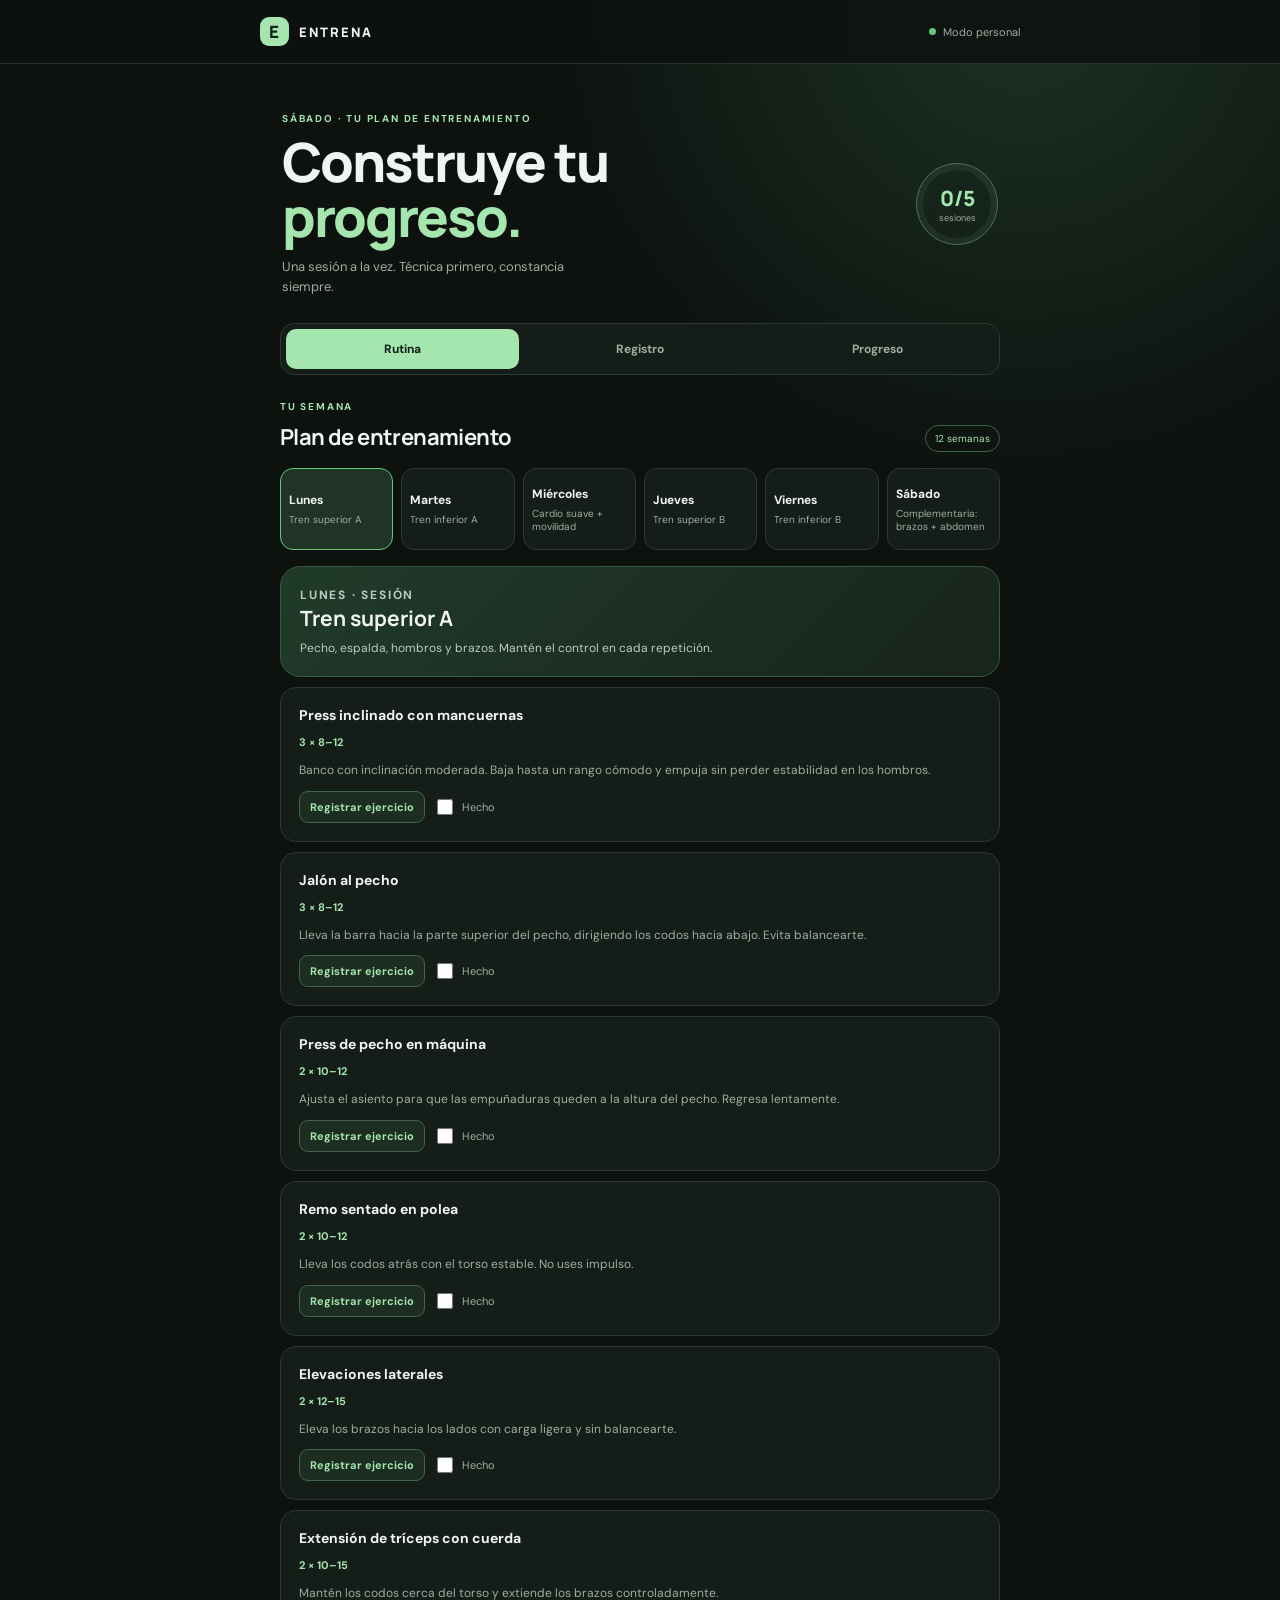
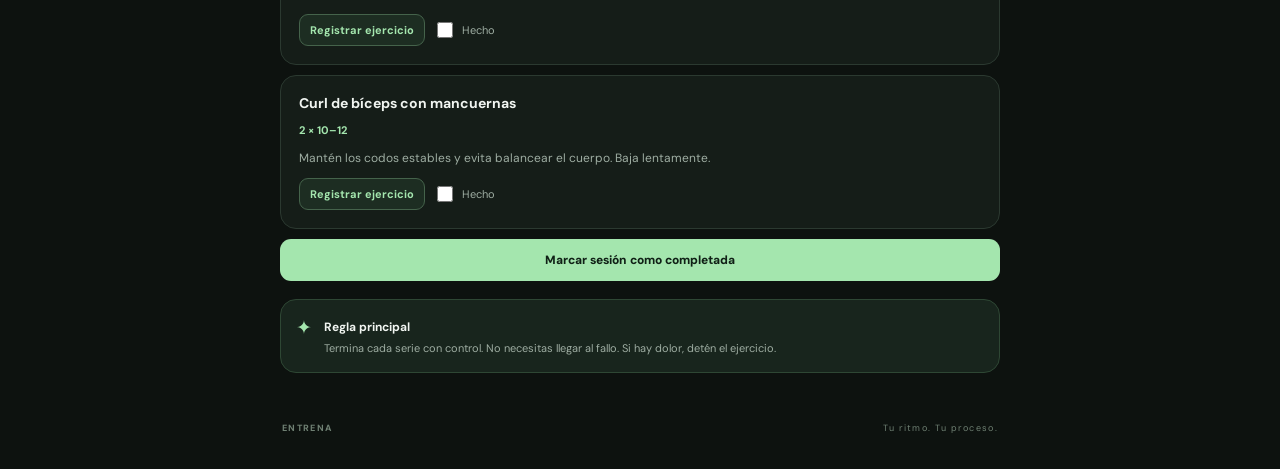
<file: index.html>
<!doctype html>
<html lang="es">
<head>
  <meta charset="utf-8">
  <meta name="viewport" content="width=device-width, initial-scale=1, viewport-fit=cover">
  <meta name="theme-color" content="#101813">
  <meta name="description" content="Tu rutina de entrenamiento, registro y progreso en un solo lugar.">
  <link rel="manifest" href="manifest.webmanifest">
  <link rel="icon" href="icon.svg" type="image/svg+xml">
  <link rel="apple-touch-icon" href="apple-touch-icon.png">
  <link rel="stylesheet" href="styles.css">
  <title>Entrena — Mi rutina</title>
</head>
<body>
  <header class="topbar">
    <a class="brand" href="#" aria-label="Entrena inicio"><span class="brand-mark">E</span><span>ENTRENA</span></a>
    <span class="offline-pill"><span class="dot"></span> Modo personal</span>
  </header>

  <main class="app-shell">
    <section class="welcome">
      <div>
        <p class="eyebrow" id="today-label">TU PLAN DE ENTRENAMIENTO</p>
        <h1>Construye tu<br><span>progreso.</span></h1>
        <p class="subcopy">Una sesión a la vez. Técnica primero, constancia siempre.</p>
      </div>
      <div class="week-ring" aria-label="Progreso semanal">
        <strong id="week-count">0/5</strong><small>sesiones</small>
      </div>
    </section>

    <nav class="tabs" aria-label="Secciones">
      <button class="tab active" data-tab="routine">Rutina</button>
      <button class="tab" data-tab="tracking">Registro</button>
      <button class="tab" data-tab="progress">Progreso</button>
    </nav>

    <section id="routine-panel" class="panel active">
      <div class="section-heading">
        <div><p class="eyebrow">TU SEMANA</p><h2>Plan de entrenamiento</h2></div>
        <span class="tag">12 semanas</span>
      </div>
      <div id="day-list" class="day-list"></div>
      <div id="session-view" class="session-view"></div>
      <aside class="coach-note">
        <span class="note-icon">✦</span>
        <div><strong>Regla principal</strong><p>Termina cada serie con control. No necesitas llegar al fallo. Si hay dolor, detén el ejercicio.</p></div>
      </aside>
    </section>

    <section id="tracking-panel" class="panel">
      <div class="section-heading"><div><p class="eyebrow">BITÁCORA</p><h2>Registrar entrenamiento</h2></div></div>
      <div class="card form-card">
        <label for="log-day">Día</label>
        <select id="log-day"></select>
        <label for="log-exercise">Ejercicio</label>
        <input id="log-exercise" list="exercise-options" placeholder="Ej. Press inclinado">
        <datalist id="exercise-options"></datalist>
        <div class="form-grid">
          <div><label for="log-load">Carga (kg)</label><input id="log-load" type="number" min="0" step="0.5" placeholder="Opcional"></div>
          <div><label for="log-reps">Repeticiones</label><input id="log-reps" placeholder="Ej. 10, 10, 9"></div>
        </div>
        <label for="log-rir">RIR aproximado</label>
        <select id="log-rir"><option value="4">4 — Podría hacer 4 más</option><option value="3" selected>3 — Podría hacer 3 más</option><option value="2">2 — Podría hacer 2 más</option><option value="1">1 — Podría hacer 1 más</option><option value="0">0 — No quedaban repeticiones</option></select>
        <label for="log-notes">Notas (opcional)</label>
        <textarea id="log-notes" rows="3" placeholder="Técnica, energía, molestias..."></textarea>
        <button id="save-log" class="primary-btn">Guardar registro</button>
        <p id="save-feedback" class="feedback" role="status"></p>
      </div>
      <div class="section-heading compact"><div><p class="eyebrow">HISTORIAL</p><h2>Últimos registros</h2></div><button id="clear-logs" class="text-btn">Borrar</button></div>
      <div id="log-list" class="log-list"></div>
    </section>

    <section id="progress-panel" class="panel">
      <div class="section-heading"><div><p class="eyebrow">CONSTANCIA</p><h2>Tu progreso</h2></div></div>
      <div class="stats-grid">
        <article class="stat-card"><span>Sesiones completadas</span><strong id="total-sessions">0</strong><small>registradas como completas</small></article>
        <article class="stat-card"><span>Ejercicios registrados</span><strong id="total-logs">0</strong><small>entradas en tu bitácora</small></article>
      </div>
      <div class="card">
        <div class="card-title-row"><h3>Esta semana</h3><span class="tag" id="week-summary">0 de 5</span></div>
        <div class="week-bars" id="week-bars"></div>
        <p class="muted small">El objetivo es mantener una rutina sostenible. Los días de descanso también cuentan.</p>
      </div>
      <div class="card timer-card">
        <p class="eyebrow">TEMPORIZADOR</p><h3>Descanso entre series</h3>
        <div class="timer-display" id="timer-display">01:30</div>
        <div class="timer-controls">
          <button class="secondary-btn" data-time="60">60 s</button>
          <button class="secondary-btn selected" data-time="90">90 s</button>
          <button class="secondary-btn" data-time="120">120 s</button>
        </div>
        <div class="timer-actions"><button id="timer-start" class="primary-btn">Iniciar</button><button id="timer-reset" class="secondary-btn">Reiniciar</button></div>
      </div>
      <div class="coach-note"><span class="note-icon">✦</span><div><strong>Recuerda</strong><p>Registra cómo te sientes. Si estás muy cansado, reduce la sesión o descansa. No entrenes para compensar un día perdido.</p></div></div>
    </section>

    <footer><span>ENTRENA</span><span>Tu ritmo. Tu proceso.</span></footer>
  </main>
  <script src="app.js"></script>
</body>
</html>
</file>
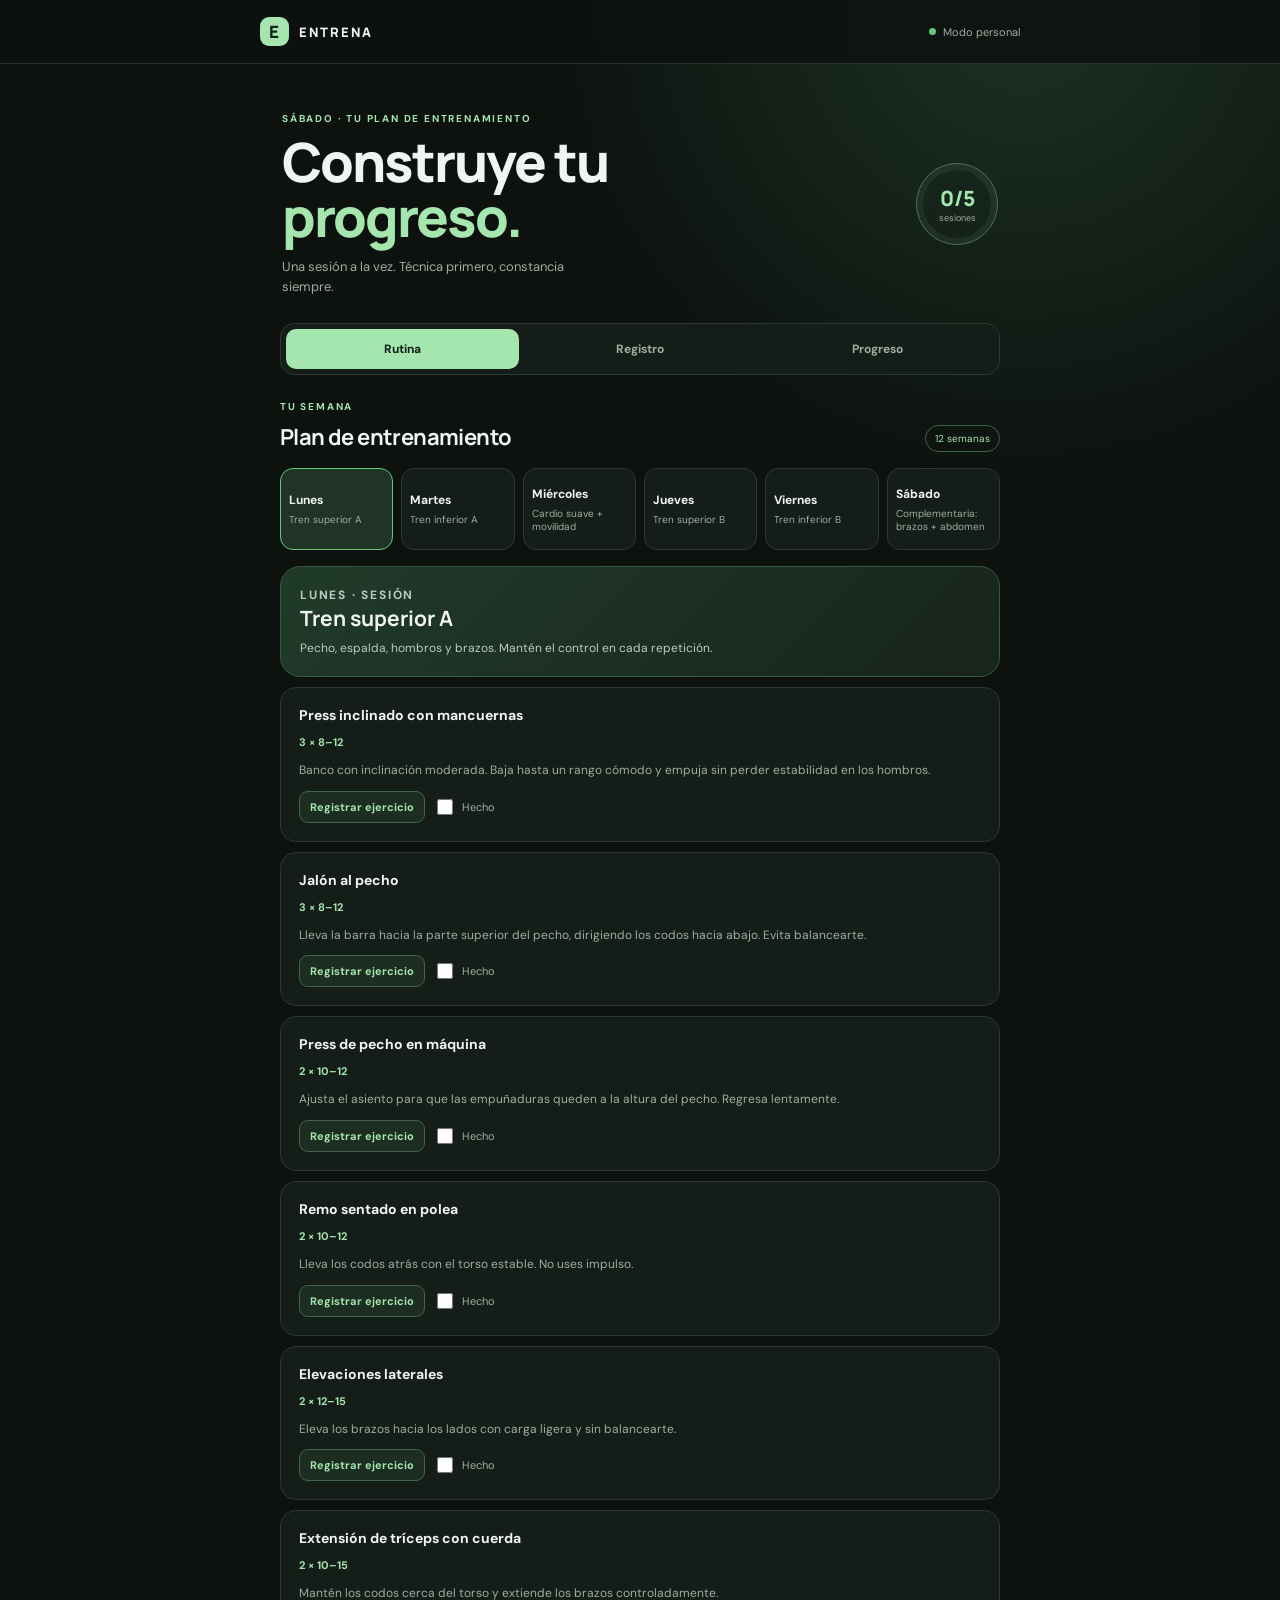
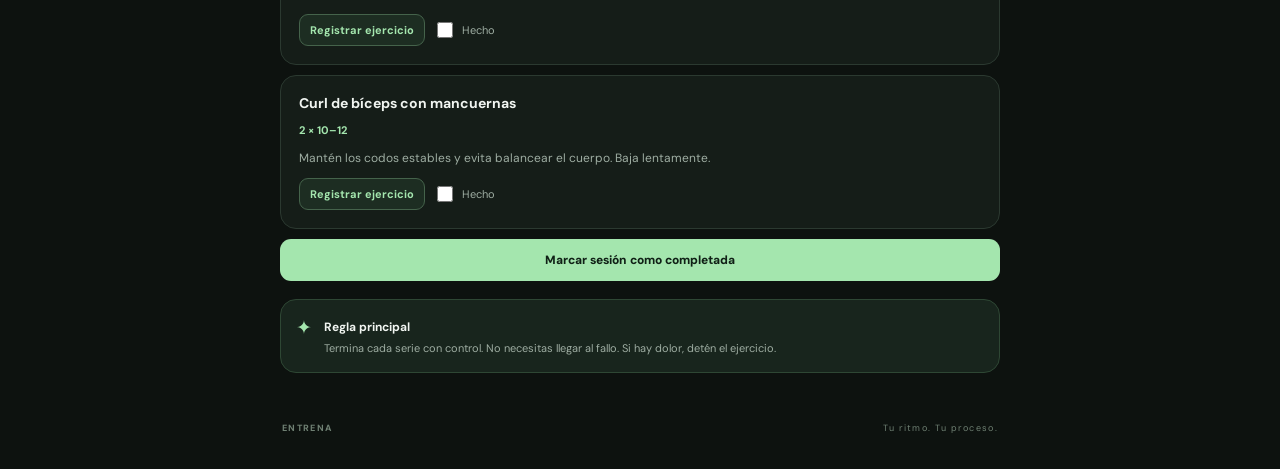
<file: entrena_app/index.html>
<!doctype html>
<html lang="es">
<head>
  <meta charset="utf-8">
  <meta name="viewport" content="width=device-width, initial-scale=1, viewport-fit=cover">
  <meta name="theme-color" content="#101813">
  <meta name="description" content="Tu rutina de entrenamiento, registro y progreso en un solo lugar.">
  <link rel="manifest" href="manifest.webmanifest">
  <link rel="icon" href="icon.svg" type="image/svg+xml">
  <link rel="apple-touch-icon" href="apple-touch-icon.png">
  <link rel="stylesheet" href="styles.css">
  <title>Entrena — Mi rutina</title>
</head>
<body>
  <header class="topbar">
    <a class="brand" href="#" aria-label="Entrena inicio"><span class="brand-mark">E</span><span>ENTRENA</span></a>
    <span class="offline-pill"><span class="dot"></span> Modo personal</span>
  </header>

  <main class="app-shell">
    <section class="welcome">
      <div>
        <p class="eyebrow" id="today-label">TU PLAN DE ENTRENAMIENTO</p>
        <h1>Construye tu<br><span>progreso.</span></h1>
        <p class="subcopy">Una sesión a la vez. Técnica primero, constancia siempre.</p>
      </div>
      <div class="week-ring" aria-label="Progreso semanal">
        <strong id="week-count">0/5</strong><small>sesiones</small>
      </div>
    </section>

    <nav class="tabs" aria-label="Secciones">
      <button class="tab active" data-tab="routine">Rutina</button>
      <button class="tab" data-tab="tracking">Registro</button>
      <button class="tab" data-tab="progress">Progreso</button>
    </nav>

    <section id="routine-panel" class="panel active">
      <div class="section-heading">
        <div><p class="eyebrow">TU SEMANA</p><h2>Plan de entrenamiento</h2></div>
        <span class="tag">12 semanas</span>
      </div>
      <div id="day-list" class="day-list"></div>
      <div id="session-view" class="session-view"></div>
      <aside class="coach-note">
        <span class="note-icon">✦</span>
        <div><strong>Regla principal</strong><p>Termina cada serie con control. No necesitas llegar al fallo. Si hay dolor, detén el ejercicio.</p></div>
      </aside>
    </section>

    <section id="tracking-panel" class="panel">
      <div class="section-heading"><div><p class="eyebrow">BITÁCORA</p><h2>Registrar entrenamiento</h2></div></div>
      <div class="card form-card">
        <label for="log-day">Día</label>
        <select id="log-day"></select>
        <label for="log-exercise">Ejercicio</label>
        <input id="log-exercise" list="exercise-options" placeholder="Ej. Press inclinado">
        <datalist id="exercise-options"></datalist>
        <div class="form-grid">
          <div><label for="log-load">Carga (kg)</label><input id="log-load" type="number" min="0" step="0.5" placeholder="Opcional"></div>
          <div><label for="log-reps">Repeticiones</label><input id="log-reps" placeholder="Ej. 10, 10, 9"></div>
        </div>
        <label for="log-rir">RIR aproximado</label>
        <select id="log-rir"><option value="4">4 — Podría hacer 4 más</option><option value="3" selected>3 — Podría hacer 3 más</option><option value="2">2 — Podría hacer 2 más</option><option value="1">1 — Podría hacer 1 más</option><option value="0">0 — No quedaban repeticiones</option></select>
        <label for="log-notes">Notas (opcional)</label>
        <textarea id="log-notes" rows="3" placeholder="Técnica, energía, molestias..."></textarea>
        <button id="save-log" class="primary-btn">Guardar registro</button>
        <p id="save-feedback" class="feedback" role="status"></p>
      </div>
      <div class="section-heading compact"><div><p class="eyebrow">HISTORIAL</p><h2>Últimos registros</h2></div><button id="clear-logs" class="text-btn">Borrar</button></div>
      <div id="log-list" class="log-list"></div>
    </section>

    <section id="progress-panel" class="panel">
      <div class="section-heading"><div><p class="eyebrow">CONSTANCIA</p><h2>Tu progreso</h2></div></div>
      <div class="stats-grid">
        <article class="stat-card"><span>Sesiones completadas</span><strong id="total-sessions">0</strong><small>registradas como completas</small></article>
        <article class="stat-card"><span>Ejercicios registrados</span><strong id="total-logs">0</strong><small>entradas en tu bitácora</small></article>
      </div>
      <div class="card">
        <div class="card-title-row"><h3>Esta semana</h3><span class="tag" id="week-summary">0 de 5</span></div>
        <div class="week-bars" id="week-bars"></div>
        <p class="muted small">El objetivo es mantener una rutina sostenible. Los días de descanso también cuentan.</p>
      </div>
      <div class="card timer-card">
        <p class="eyebrow">TEMPORIZADOR</p><h3>Descanso entre series</h3>
        <div class="timer-display" id="timer-display">01:30</div>
        <div class="timer-controls">
          <button class="secondary-btn" data-time="60">60 s</button>
          <button class="secondary-btn selected" data-time="90">90 s</button>
          <button class="secondary-btn" data-time="120">120 s</button>
        </div>
        <div class="timer-actions"><button id="timer-start" class="primary-btn">Iniciar</button><button id="timer-reset" class="secondary-btn">Reiniciar</button></div>
      </div>
      <div class="coach-note"><span class="note-icon">✦</span><div><strong>Recuerda</strong><p>Registra cómo te sientes. Si estás muy cansado, reduce la sesión o descansa. No entrenes para compensar un día perdido.</p></div></div>
    </section>

    <footer><span>ENTRENA</span><span>Tu ritmo. Tu proceso.</span></footer>
  </main>
  <script src="app.js"></script>
</body>
</html>
</file>
<file: styles.css>
@import url('https://fonts.googleapis.com/css2?family=DM+Sans:wght@400;500;600;700&family=Manrope:wght@500;600;700;800&display=swap');
:root{--bg:#0d120f;--panel:#151d18;--panel2:#1b261f;--line:#2b3930;--text:#f1f5f1;--muted:#9eada2;--green:#a4e6ae;--green2:#63c878;--yellow:#e8d69a;--radius:20px}
*{box-sizing:border-box}html{background:var(--bg);scroll-behavior:smooth}body{margin:0;background:radial-gradient(circle at 80% 0%,#1c3224 0,transparent 30rem),var(--bg);color:var(--text);font-family:'DM Sans',system-ui,sans-serif;min-height:100vh;padding-bottom:env(safe-area-inset-bottom)}button,input,select,textarea{font:inherit}button{cursor:pointer}
.topbar{height:64px;display:flex;align-items:center;justify-content:space-between;padding:0 max(20px,calc((100vw - 760px)/2));border-bottom:1px solid #26332b;background:#0d120fdd;position:sticky;top:0;z-index:5;backdrop-filter:blur(14px)}
.brand{display:flex;align-items:center;gap:10px;color:var(--text);text-decoration:none;font:800 13px Manrope;letter-spacing:2px}.brand-mark{width:29px;height:29px;border-radius:9px;background:var(--green);color:#102016;display:grid;place-items:center;font-size:17px}.offline-pill{font-size:11px;color:var(--muted);display:flex;align-items:center;gap:7px}.dot{width:7px;height:7px;background:var(--green2);border-radius:50%}
.app-shell{width:min(100% - 32px,720px);margin:0 auto}.welcome{display:flex;justify-content:space-between;align-items:center;padding:35px 2px 27px;gap:15px}.eyebrow{font-size:10px;letter-spacing:1.8px;font-weight:700;color:var(--green);margin:0 0 9px}.welcome h1{font:800 clamp(35px,9vw,54px)/1.02 Manrope;margin:0;letter-spacing:-2px}.welcome h1 span{color:var(--green)}.subcopy{color:var(--muted);font-size:13px;max-width:300px;line-height:1.5;margin:13px 0 0}.week-ring{width:82px;height:82px;flex-shrink:0;border:1px solid #50745a;border-radius:50%;display:flex;flex-direction:column;align-items:center;justify-content:center;box-shadow:inset 0 0 0 6px #a4e6ae12}.week-ring strong{font:800 21px Manrope;color:var(--green)}.week-ring small{font-size:9px;color:var(--muted)}
.tabs{display:grid;grid-template-columns:repeat(3,1fr);gap:5px;padding:5px;background:#151d18;border:1px solid var(--line);border-radius:14px;margin-bottom:25px}.tab{border:0;background:transparent;color:var(--muted);padding:12px 5px;border-radius:10px;font-size:12px;font-weight:700}.tab.active{background:var(--green);color:#102016}.panel{display:none}.panel.active{display:block}.section-heading{display:flex;justify-content:space-between;align-items:end;margin:0 0 16px}.section-heading h2{font:700 22px Manrope;margin:0;letter-spacing:-.6px}.tag{font-size:10px;color:var(--green);border:1px solid #42634a;padding:6px 9px;border-radius:20px;white-space:nowrap}
.day-list{display:grid;grid-template-columns:repeat(3,1fr);gap:8px;margin-bottom:16px}.day-btn{border:1px solid var(--line);background:var(--panel);color:var(--muted);border-radius:13px;padding:11px 8px;text-align:left;min-height:70px}.day-btn strong{display:block;color:var(--text);font-size:12px;margin-bottom:5px}.day-btn span{font-size:10px;line-height:1.3;display:block}.day-btn.active{border-color:var(--green2);background:#203327}.day-btn.done:after{content:'✓';float:right;color:var(--green);font-weight:800}
.session-view{display:grid;gap:10px}.session-head{padding:19px;border-radius:var(--radius);background:linear-gradient(135deg,#203b2a,#18241c);border:1px solid #385742}.session-head h3{font:700 21px Manrope;margin:0 0 7px}.session-head p{color:#bdcbbf;font-size:12px;line-height:1.5;margin:0}.exercise{background:var(--panel);border:1px solid var(--line);border-radius:16px;padding:15px}.exercise-top{display:flex;justify-content:space-between;gap:12px;align-items:flex-start}.exercise h4{font-size:14px;margin:0 0 6px}.exercise-meta{font-size:11px;color:var(--green);font-weight:700}.exercise p{font-size:12px;color:var(--muted);line-height:1.55;margin:10px 0}.exercise-actions{display:flex;gap:8px;align-items:center;margin-top:11px}.mini-btn{border:1px solid #45634b;background:#1d2d22;color:var(--green);padding:8px 10px;border-radius:9px;font-size:11px;font-weight:700}.done-check{display:flex;align-items:center;gap:6px;font-size:11px;color:var(--muted)}.done-check input{accent-color:var(--green2);width:16px;height:16px}
.coach-note{display:flex;gap:12px;padding:15px;background:#18251d;border:1px solid #2e4734;border-radius:16px;margin:18px 0 24px}.note-icon{color:var(--green);font-size:19px}.coach-note strong{font-size:12px}.coach-note p{margin:4px 0 0;color:var(--muted);font-size:11px;line-height:1.5}
.card{background:var(--panel);border:1px solid var(--line);border-radius:var(--radius);padding:17px;margin-bottom:14px}.form-card{display:grid;gap:9px}.form-card label{font-size:11px;color:#c2cec5;font-weight:700;margin-top:5px}.form-card input,.form-card select,.form-card textarea{width:100%;background:#0f1712;color:var(--text);border:1px solid #35453a;border-radius:10px;padding:12px;font-size:13px;outline:none}.form-card input:focus,.form-card select:focus,.form-card textarea:focus{border-color:var(--green2)}.form-grid{display:grid;grid-template-columns:1fr 1fr;gap:10px}.primary-btn{border:0;background:var(--green);color:#102016;font-weight:800;font-size:12px;padding:13px 16px;border-radius:11px}.secondary-btn{border:1px solid var(--line);background:#1a241d;color:var(--text);font-size:11px;padding:10px 13px;border-radius:10px}.feedback{font-size:11px;color:var(--green);min-height:14px;margin:0}.compact{margin-top:25px}.text-btn{background:none;border:0;color:var(--muted);font-size:11px}.log-list{display:grid;gap:8px}.log-item{background:var(--panel);border:1px solid var(--line);border-radius:13px;padding:13px}.log-item strong{font-size:12px}.log-item p{font-size:11px;color:var(--muted);margin:5px 0 0;line-height:1.5}.empty{border:1px dashed var(--line);border-radius:14px;padding:20px;text-align:center;color:var(--muted);font-size:12px}
.stats-grid{display:grid;grid-template-columns:1fr 1fr;gap:10px;margin-bottom:14px}.stat-card{background:var(--panel);border:1px solid var(--line);border-radius:16px;padding:16px}.stat-card span,.stat-card small{display:block;color:var(--muted);font-size:10px}.stat-card strong{display:block;font:800 30px Manrope;color:var(--green);margin:8px 0}.card-title-row{display:flex;align-items:center;justify-content:space-between}.card-title-row h3,.timer-card h3{font:700 16px Manrope;margin:0}.week-bars{display:grid;grid-template-columns:repeat(5,1fr);gap:8px;margin:18px 0 10px}.week-bar{text-align:center}.bar-track{height:65px;background:#0e1510;border-radius:8px;display:flex;align-items:end;overflow:hidden}.bar-fill{width:100%;background:linear-gradient(0deg,#58bd70,#b2edb8);border-radius:8px 8px 0 0;min-height:3px}.week-bar small{display:block;color:var(--muted);font-size:9px;margin-top:7px}.muted{color:var(--muted)}.small{font-size:10px;line-height:1.5}.timer-card{text-align:center}.timer-card .eyebrow{text-align:left}.timer-display{font:800 48px Manrope;letter-spacing:2px;color:var(--green);margin:18px 0}.timer-controls,.timer-actions{display:flex;justify-content:center;gap:8px;flex-wrap:wrap}.timer-controls .selected{border-color:var(--green);color:var(--green)}.timer-actions{margin-top:12px}.timer-actions .primary-btn{min-width:120px}footer{display:flex;justify-content:space-between;padding:25px 2px 35px;color:#6f8073;font-size:9px;letter-spacing:1.3px}footer span:first-child{font-weight:800}
@media(min-width:600px){.day-list{grid-template-columns:repeat(6,1fr)}.day-btn{min-height:82px}.welcome{padding-top:48px}.exercise{padding:18px}}
@media(prefers-reduced-motion:no-preference){button,.exercise{transition:transform .15s ease,border-color .15s ease}.day-btn:active,.primary-btn:active{transform:scale(.98)}}
</file>
<file: entrena_app/styles.css>
@import url('https://fonts.googleapis.com/css2?family=DM+Sans:wght@400;500;600;700&family=Manrope:wght@500;600;700;800&display=swap');
:root{--bg:#0d120f;--panel:#151d18;--panel2:#1b261f;--line:#2b3930;--text:#f1f5f1;--muted:#9eada2;--green:#a4e6ae;--green2:#63c878;--yellow:#e8d69a;--radius:20px}
*{box-sizing:border-box}html{background:var(--bg);scroll-behavior:smooth}body{margin:0;background:radial-gradient(circle at 80% 0%,#1c3224 0,transparent 30rem),var(--bg);color:var(--text);font-family:'DM Sans',system-ui,sans-serif;min-height:100vh;padding-bottom:env(safe-area-inset-bottom)}button,input,select,textarea{font:inherit}button{cursor:pointer}
.topbar{height:64px;display:flex;align-items:center;justify-content:space-between;padding:0 max(20px,calc((100vw - 760px)/2));border-bottom:1px solid #26332b;background:#0d120fdd;position:sticky;top:0;z-index:5;backdrop-filter:blur(14px)}
.brand{display:flex;align-items:center;gap:10px;color:var(--text);text-decoration:none;font:800 13px Manrope;letter-spacing:2px}.brand-mark{width:29px;height:29px;border-radius:9px;background:var(--green);color:#102016;display:grid;place-items:center;font-size:17px}.offline-pill{font-size:11px;color:var(--muted);display:flex;align-items:center;gap:7px}.dot{width:7px;height:7px;background:var(--green2);border-radius:50%}
.app-shell{width:min(100% - 32px,720px);margin:0 auto}.welcome{display:flex;justify-content:space-between;align-items:center;padding:35px 2px 27px;gap:15px}.eyebrow{font-size:10px;letter-spacing:1.8px;font-weight:700;color:var(--green);margin:0 0 9px}.welcome h1{font:800 clamp(35px,9vw,54px)/1.02 Manrope;margin:0;letter-spacing:-2px}.welcome h1 span{color:var(--green)}.subcopy{color:var(--muted);font-size:13px;max-width:300px;line-height:1.5;margin:13px 0 0}.week-ring{width:82px;height:82px;flex-shrink:0;border:1px solid #50745a;border-radius:50%;display:flex;flex-direction:column;align-items:center;justify-content:center;box-shadow:inset 0 0 0 6px #a4e6ae12}.week-ring strong{font:800 21px Manrope;color:var(--green)}.week-ring small{font-size:9px;color:var(--muted)}
.tabs{display:grid;grid-template-columns:repeat(3,1fr);gap:5px;padding:5px;background:#151d18;border:1px solid var(--line);border-radius:14px;margin-bottom:25px}.tab{border:0;background:transparent;color:var(--muted);padding:12px 5px;border-radius:10px;font-size:12px;font-weight:700}.tab.active{background:var(--green);color:#102016}.panel{display:none}.panel.active{display:block}.section-heading{display:flex;justify-content:space-between;align-items:end;margin:0 0 16px}.section-heading h2{font:700 22px Manrope;margin:0;letter-spacing:-.6px}.tag{font-size:10px;color:var(--green);border:1px solid #42634a;padding:6px 9px;border-radius:20px;white-space:nowrap}
.day-list{display:grid;grid-template-columns:repeat(3,1fr);gap:8px;margin-bottom:16px}.day-btn{border:1px solid var(--line);background:var(--panel);color:var(--muted);border-radius:13px;padding:11px 8px;text-align:left;min-height:70px}.day-btn strong{display:block;color:var(--text);font-size:12px;margin-bottom:5px}.day-btn span{font-size:10px;line-height:1.3;display:block}.day-btn.active{border-color:var(--green2);background:#203327}.day-btn.done:after{content:'✓';float:right;color:var(--green);font-weight:800}
.session-view{display:grid;gap:10px}.session-head{padding:19px;border-radius:var(--radius);background:linear-gradient(135deg,#203b2a,#18241c);border:1px solid #385742}.session-head h3{font:700 21px Manrope;margin:0 0 7px}.session-head p{color:#bdcbbf;font-size:12px;line-height:1.5;margin:0}.exercise{background:var(--panel);border:1px solid var(--line);border-radius:16px;padding:15px}.exercise-top{display:flex;justify-content:space-between;gap:12px;align-items:flex-start}.exercise h4{font-size:14px;margin:0 0 6px}.exercise-meta{font-size:11px;color:var(--green);font-weight:700}.exercise p{font-size:12px;color:var(--muted);line-height:1.55;margin:10px 0}.exercise-actions{display:flex;gap:8px;align-items:center;margin-top:11px}.mini-btn{border:1px solid #45634b;background:#1d2d22;color:var(--green);padding:8px 10px;border-radius:9px;font-size:11px;font-weight:700}.done-check{display:flex;align-items:center;gap:6px;font-size:11px;color:var(--muted)}.done-check input{accent-color:var(--green2);width:16px;height:16px}
.coach-note{display:flex;gap:12px;padding:15px;background:#18251d;border:1px solid #2e4734;border-radius:16px;margin:18px 0 24px}.note-icon{color:var(--green);font-size:19px}.coach-note strong{font-size:12px}.coach-note p{margin:4px 0 0;color:var(--muted);font-size:11px;line-height:1.5}
.card{background:var(--panel);border:1px solid var(--line);border-radius:var(--radius);padding:17px;margin-bottom:14px}.form-card{display:grid;gap:9px}.form-card label{font-size:11px;color:#c2cec5;font-weight:700;margin-top:5px}.form-card input,.form-card select,.form-card textarea{width:100%;background:#0f1712;color:var(--text);border:1px solid #35453a;border-radius:10px;padding:12px;font-size:13px;outline:none}.form-card input:focus,.form-card select:focus,.form-card textarea:focus{border-color:var(--green2)}.form-grid{display:grid;grid-template-columns:1fr 1fr;gap:10px}.primary-btn{border:0;background:var(--green);color:#102016;font-weight:800;font-size:12px;padding:13px 16px;border-radius:11px}.secondary-btn{border:1px solid var(--line);background:#1a241d;color:var(--text);font-size:11px;padding:10px 13px;border-radius:10px}.feedback{font-size:11px;color:var(--green);min-height:14px;margin:0}.compact{margin-top:25px}.text-btn{background:none;border:0;color:var(--muted);font-size:11px}.log-list{display:grid;gap:8px}.log-item{background:var(--panel);border:1px solid var(--line);border-radius:13px;padding:13px}.log-item strong{font-size:12px}.log-item p{font-size:11px;color:var(--muted);margin:5px 0 0;line-height:1.5}.empty{border:1px dashed var(--line);border-radius:14px;padding:20px;text-align:center;color:var(--muted);font-size:12px}
.stats-grid{display:grid;grid-template-columns:1fr 1fr;gap:10px;margin-bottom:14px}.stat-card{background:var(--panel);border:1px solid var(--line);border-radius:16px;padding:16px}.stat-card span,.stat-card small{display:block;color:var(--muted);font-size:10px}.stat-card strong{display:block;font:800 30px Manrope;color:var(--green);margin:8px 0}.card-title-row{display:flex;align-items:center;justify-content:space-between}.card-title-row h3,.timer-card h3{font:700 16px Manrope;margin:0}.week-bars{display:grid;grid-template-columns:repeat(5,1fr);gap:8px;margin:18px 0 10px}.week-bar{text-align:center}.bar-track{height:65px;background:#0e1510;border-radius:8px;display:flex;align-items:end;overflow:hidden}.bar-fill{width:100%;background:linear-gradient(0deg,#58bd70,#b2edb8);border-radius:8px 8px 0 0;min-height:3px}.week-bar small{display:block;color:var(--muted);font-size:9px;margin-top:7px}.muted{color:var(--muted)}.small{font-size:10px;line-height:1.5}.timer-card{text-align:center}.timer-card .eyebrow{text-align:left}.timer-display{font:800 48px Manrope;letter-spacing:2px;color:var(--green);margin:18px 0}.timer-controls,.timer-actions{display:flex;justify-content:center;gap:8px;flex-wrap:wrap}.timer-controls .selected{border-color:var(--green);color:var(--green)}.timer-actions{margin-top:12px}.timer-actions .primary-btn{min-width:120px}footer{display:flex;justify-content:space-between;padding:25px 2px 35px;color:#6f8073;font-size:9px;letter-spacing:1.3px}footer span:first-child{font-weight:800}
@media(min-width:600px){.day-list{grid-template-columns:repeat(6,1fr)}.day-btn{min-height:82px}.welcome{padding-top:48px}.exercise{padding:18px}}
@media(prefers-reduced-motion:no-preference){button,.exercise{transition:transform .15s ease,border-color .15s ease}.day-btn:active,.primary-btn:active{transform:scale(.98)}}
</file>
